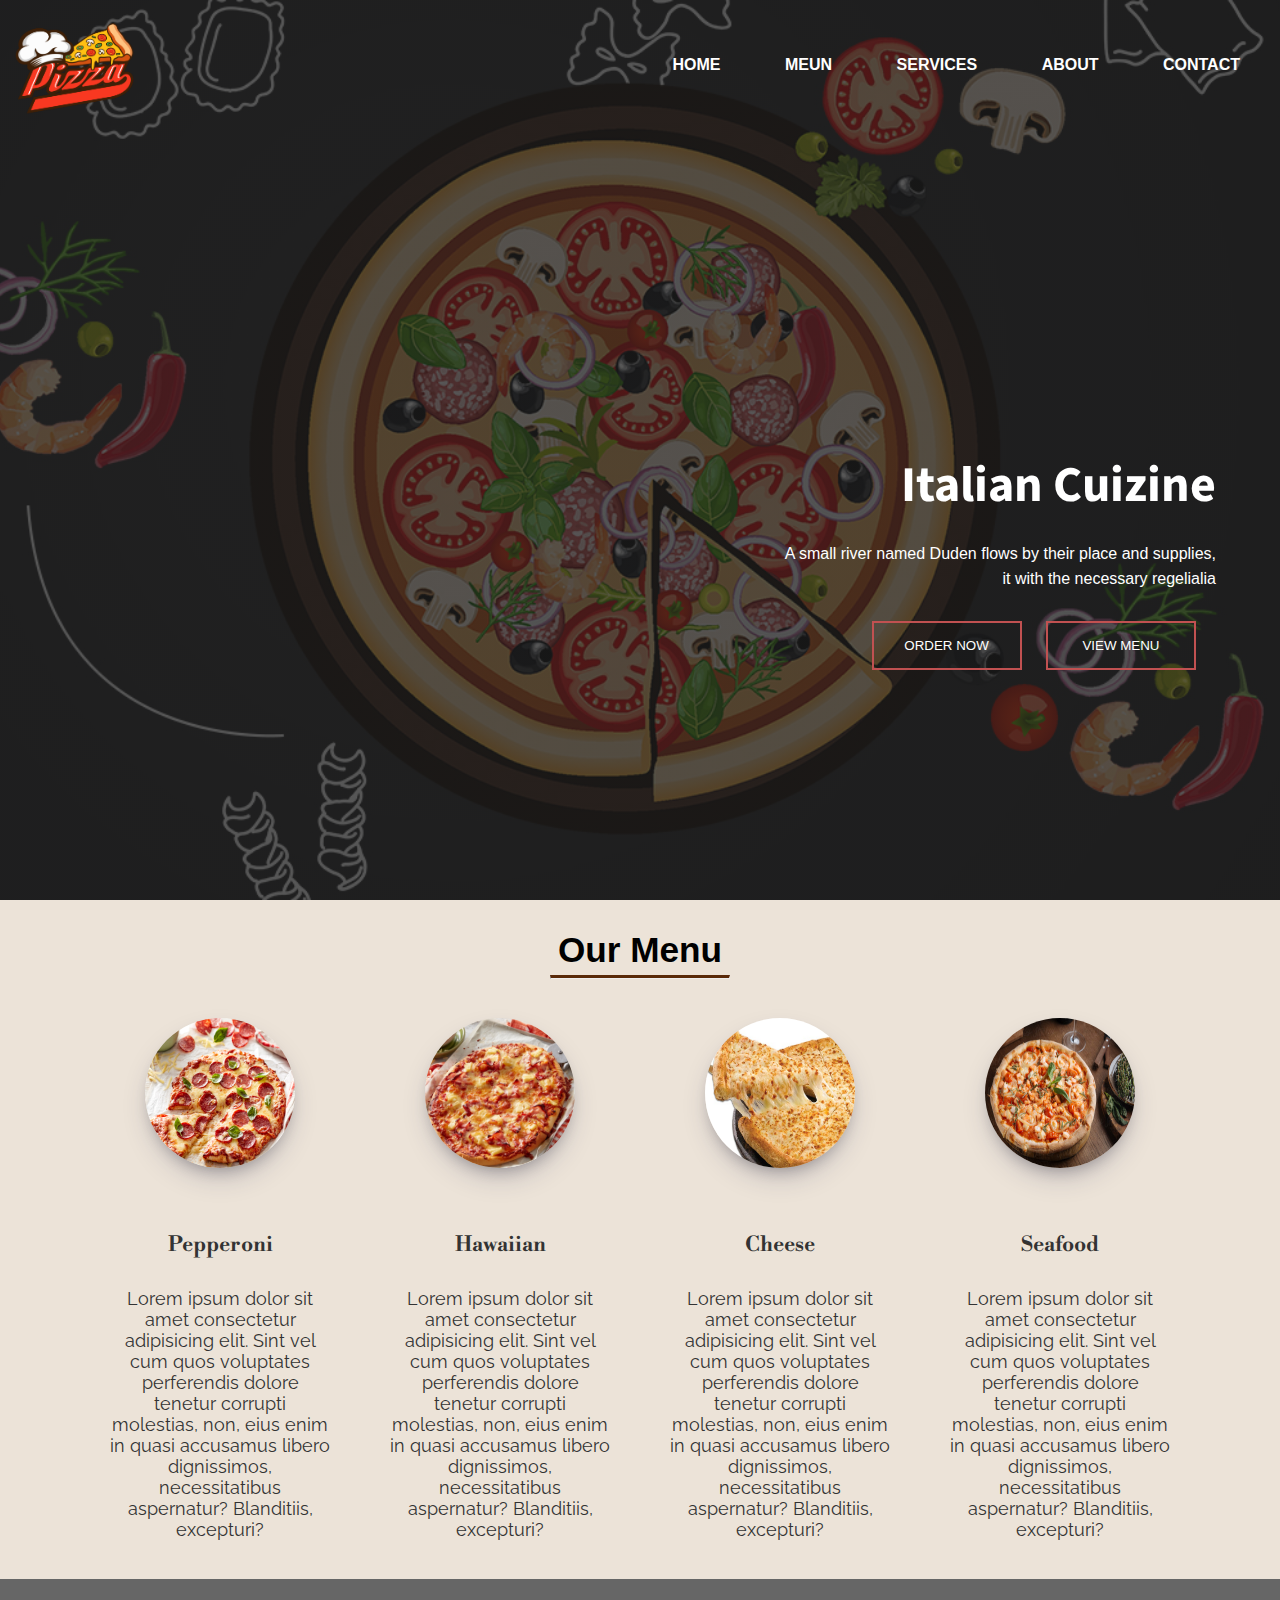
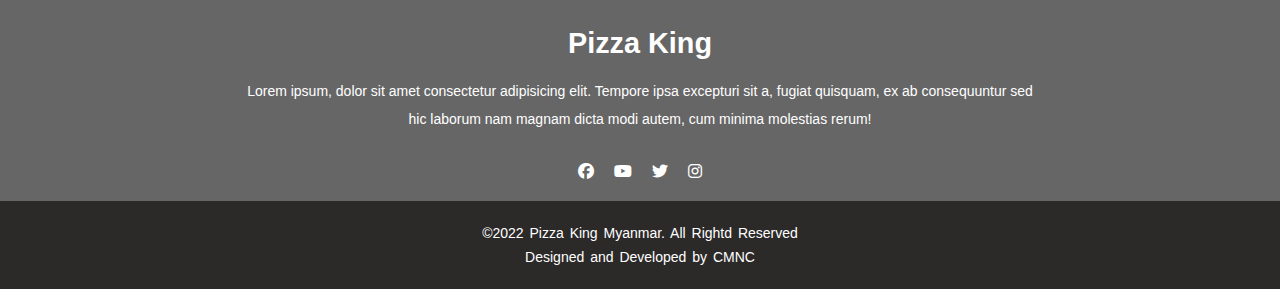
<file: index.html>
<!DOCTYPE html>
<html lang="en">
<head>
    <meta charset="UTF-8">
    <meta http-equiv="X-UA-Compatible" content="IE=edge">
    <meta name="viewport" content="width=device-width, initial-scale=1.0">
    <title>Pizza King</title>
    <link rel="shortcut icon" href="images/pizza.logo.png">
    <link rel="stylesheet" href="style.css">
    <link rel="stylesheet" href="https://cdnjs.cloudflare.com/ajax/libs/font-awesome/6.1.1/css/all.min.css">
    <link rel="preconnect" href="https://fonts.googleapis.com">
    <link rel="preconnect" href="https://fonts.gstatic.com" crossorigin>
    <link href="https://fonts.googleapis.com/css2?family=Libre+Bodoni&display=swap" rel="stylesheet">
    <link rel="preconnect" href="https://fonts.googleapis.com">
    <link rel="preconnect" href="https://fonts.gstatic.com" crossorigin>
    <link href="https://fonts.googleapis.com/css2?family=Raleway&display=swap" rel="stylesheet">
    <link href="https://fonts.googleapis.com/css2?family=Source+Sans+Pro:ital,wght@1,700&display=swap" rel="stylesheet">
</head>
<body>
<!--Header Section-->
<div class="header">
    <div class="navbar">
        <img src="images/pizza.logo.png" alt="" width="130px" height="130px">
        <ul>
            <li><a href="index.html">Home</a></li>
            <li><a href="#">Meun</a></li>
            <li><a href="#">Services</a></li>
            <li><a href="about.html" target="_blank">About</a></li>
            <li><a href="#">Contact</a></li>
        </ul>

    </div>

    <div class="content">
        <h1>Italian Cuizine</h1>

        <p>A small river named Duden flows by their place and supplies, <br>it with the necessary regelialia</p>

        <button class="button">ORDER NOW</button>

        <button class="button">VIEW MENU</button>
    </div>

</div>

<!--Content-->
<div class="main-content">
    <h1>Our Menu</h1><hr>

<div class="content-section">
    <div class="col">
        <img src="images/pepperoni.png" alt="pepperoni-pizza" class="pic">
        <h3>Pepperoni</h3>
        <p>Lorem ipsum dolor sit amet consectetur adipisicing elit. Sint vel cum quos voluptates perferendis dolore tenetur corrupti molestias, non, eius enim in 
           quasi accusamus libero dignissimos, necessitatibus aspernatur? Blanditiis, excepturi?</p>
    </div>
    <div class="col">
        <img src="images/hawaiian.png" alt="hawaiian-pizza" class="pic">
        <h3>Hawaiian</h3>
        <p>Lorem ipsum dolor sit amet consectetur adipisicing elit. Sint vel cum quos voluptates perferendis dolore tenetur corrupti molestias, non, eius enim in 
           quasi accusamus libero dignissimos, necessitatibus aspernatur? Blanditiis, excepturi?</p>
    </div>
    <div class="col">
        <img src="images/cheese.png" alt="cheese-pizza" class="pic">
        <h3>Cheese</h3>
        <p>Lorem ipsum dolor sit amet consectetur adipisicing elit. Sint vel cum quos voluptates perferendis dolore tenetur corrupti molestias, non, eius enim in 
           quasi accusamus libero dignissimos, necessitatibus aspernatur? Blanditiis, excepturi?</p>
    </div>
    <div class="col">
        <img src="images/seafood.png" alt="seafood-pizza" class="pic">
        <h3>Seafood</h3>
        <p>Lorem ipsum dolor sit amet consectetur adipisicing elit. Sint vel cum quos voluptates perferendis dolore tenetur corrupti molestias, non, eius enim in 
           quasi accusamus libero dignissimos, necessitatibus aspernatur? Blanditiis, excepturi?</p>
    </div>
</div>
</div>

<!--Footer-->
<div class="footer">
<div class="footer-content">
    <h3>Pizza King</h3>
    <p>Lorem ipsum, dolor sit amet consectetur adipisicing elit. Tempore ipsa excepturi sit a, fugiat quisquam, ex ab consequuntur sed hic laborum nam magnam 
        dicta modi autem, cum minima molestias rerum!</p>
    <ul class="social-links">
        <li><a href="#"><i class="fa-brands fa-facebook"></i></a></li>
        <li><a href="#"><i class="fa-brands fa-youtube"></i></a></li>
        <li><a href="#"><i class="fa-brands fa-twitter"></i></a></li>
        <li><a href="#"><i class="fa-brands fa-instagram"></i></a></li>
    </ul>
</div>
</div>
<div class="footer-bottom">
<p>&copy;2022 Pizza King Myanmar. All Rightd Reserved <br>Designed and Developed by <spam>CMNC</spam></p>
</div>
</body>
</html>
</file>
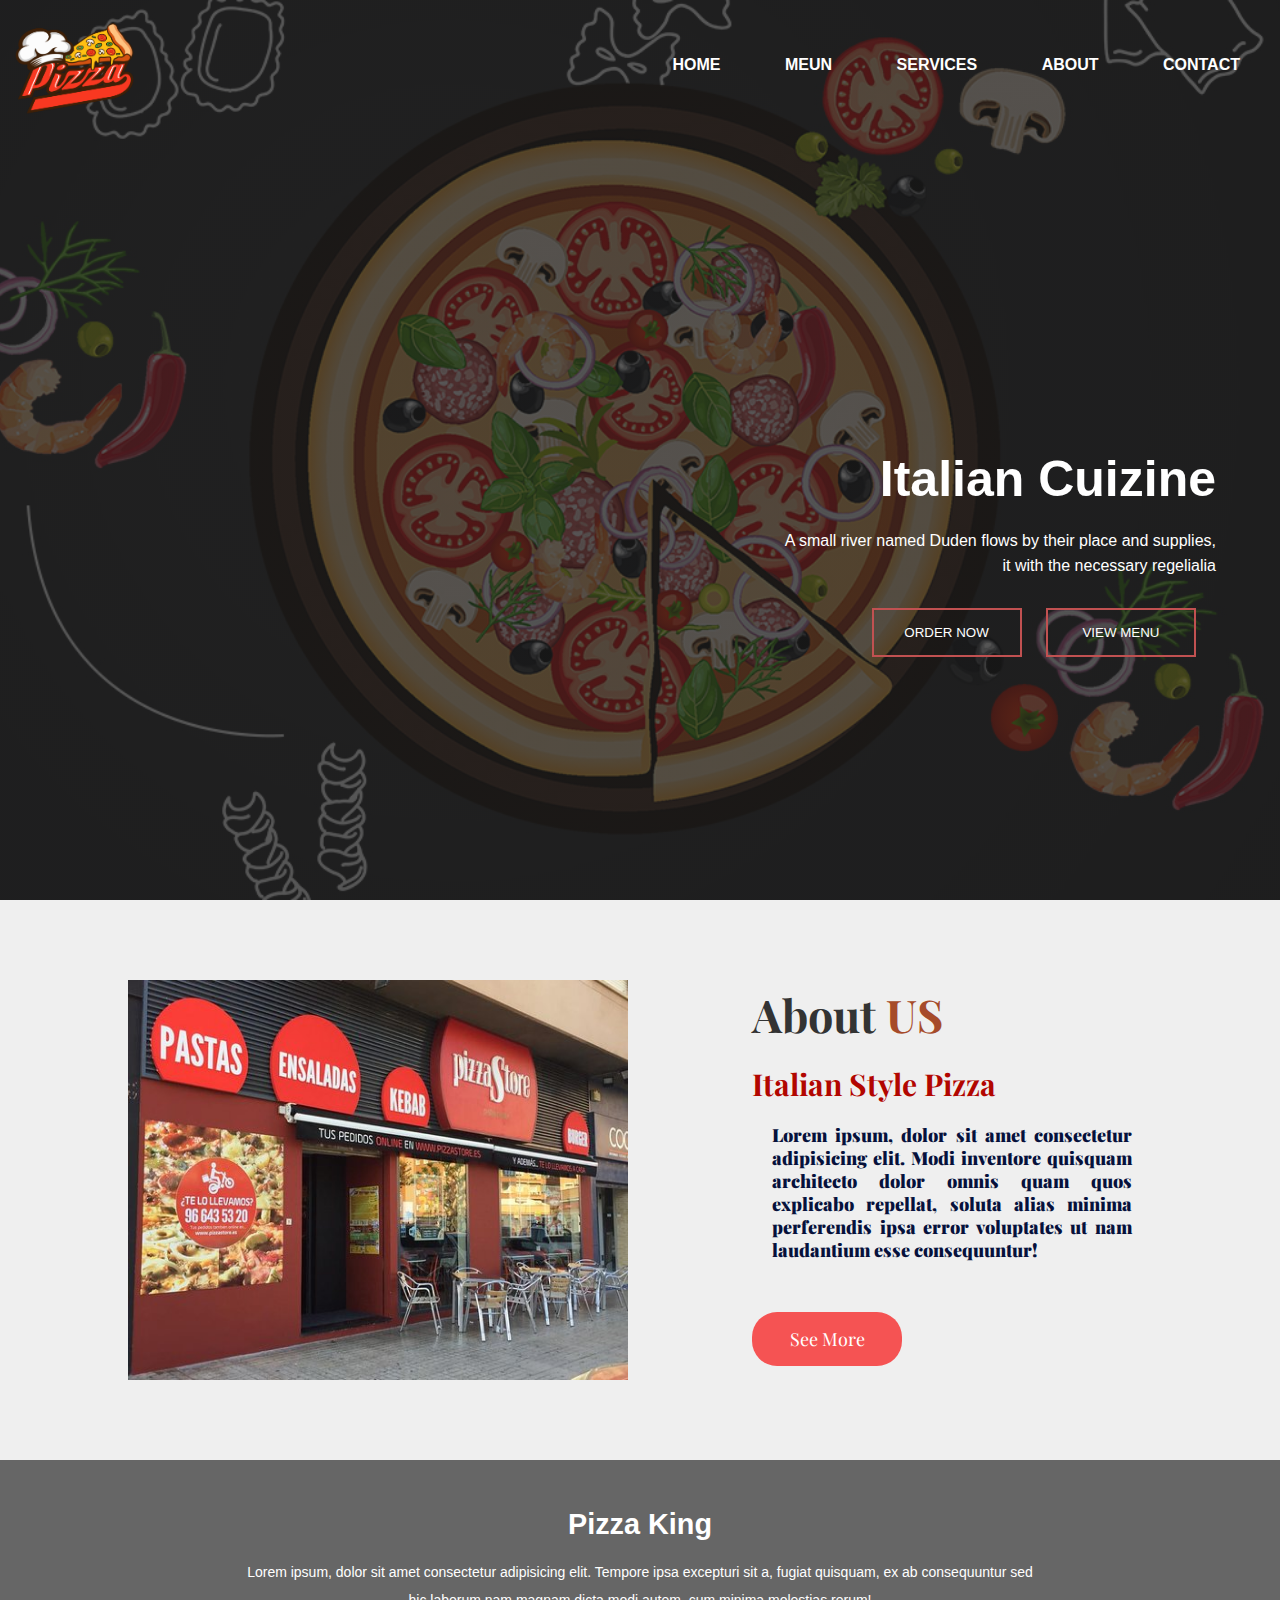
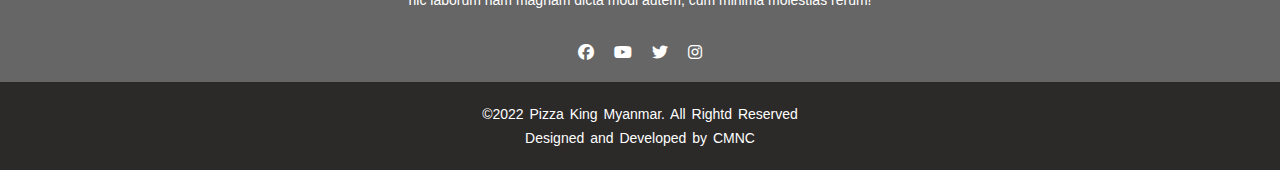
<file: about.html>
<!DOCTYPE html>
<html lang="en">
<head>
    <meta charset="UTF-8">
    <meta http-equiv="X-UA-Compatible" content="IE=edge">
    <meta name="viewport" content="width=device-width, initial-scale=1.0">
    <title>About Us</title>
    <link rel="stylesheet" href="style.css">
    <link rel="stylesheet" href="https://cdnjs.cloudflare.com/ajax/libs/font-awesome/6.1.1/css/all.min.css">
    <link rel="shortcut icon" href="images/pizza.logo.png">
    <link rel="preconnect" href="https://fonts.googleapis.com">
    <link rel="preconnect" href="https://fonts.gstatic.com" crossorigin>
    <link href="https://fonts.googleapis.com/css2?family=Playfair+Display&display=swap" rel="stylesheet">
    <link rel="preconnect" href="https://fonts.googleapis.com">
    <link rel="preconnect" href="https://fonts.gstatic.com" crossorigin>
    <link href="https://fonts.googleapis.com/css2?family=Playfair+Display:ital@1&display=swap" rel="stylesheet">
</head>
<body>
    <!--Header Section-->
<div class="header">
    <div class="navbar">
        <img src="images/pizza.logo.png" alt="" width="130px" height="130px">
        <ul>
            <li><a href="index.html">Home</a></li>
            <li><a href="#">Meun</a></li>
            <li><a href="#">Services</a></li>
            <li><a href="about.html">About</a></li>
            <li><a href="#">Contact</a></li>
        </ul>

    </div>

    <div class="content">
        <h1>Italian Cuizine</h1>

        <p>A small river named Duden flows by their place and supplies, <br>it with the necessary regelialia</p>

        <button class="button">ORDER NOW</button>

        <button class="button">VIEW MENU</button>
    </div>

</div>

    <!--About Us Section-->
    <div class="about">
        <div class="about-content">
            <img src="images/about.jpg" alt="">
            <div class="about-text">
                <h1>About <span>Us</span> </h1>
                <h4>Italian Style Pizza</h4>
                <p>
                    Lorem ipsum, dolor sit amet consectetur adipisicing elit. Modi inventore quisquam architecto dolor omnis quam quos explicabo repellat, soluta alias minima perferendis ipsa error voluptates ut nam laudantium esse consequuntur!
                </p>
                <button type="button">See More</button>
            </div>
        </div>
    </div>
    
    <!--Footer-->
<div class="footer">
    <div class="footer-content">
        <h3>Pizza King</h3>
        <p>Lorem ipsum, dolor sit amet consectetur adipisicing elit. Tempore ipsa excepturi sit a, fugiat quisquam, ex ab consequuntur sed hic laborum nam magnam 
            dicta modi autem, cum minima molestias rerum!</p>
        <ul class="social-links">
            <li><a href="#"><i class="fa-brands fa-facebook"></i></a></li>
            <li><a href="#"><i class="fa-brands fa-youtube"></i></a></li>
            <li><a href="#"><i class="fa-brands fa-twitter"></i></a></li>
            <li><a href="#"><i class="fa-brands fa-instagram"></i></a></li>
        </ul>
    </div>
    </div>
    <div class="footer-bottom">
    <p>&copy;2022 Pizza King Myanmar. All Rightd Reserved <br>Designed and Developed by <spam>CMNC</spam></p>
    </div>
    </body>
    </html>
</body>
</html>
</file>
<file: style.css>
*{
    margin: 0;
    padding: 0;
    font-family: sans-serif;
    box-sizing: border-box;
}

/*--------Header style--------*/

.header{
    width: 100%;
    height: 100vh;
    background-image:linear-gradient(rgba(30,30,30,0.75),rgba(30,30,30,0.75)), url(images/pizza.png);
    background-size: cover;
    background-position: center;
}
.navbar{
    width: 100%;
    padding: 0 10px;
    display: flex;
    justify-content: space-between;
    align-items: center;
}
.navbar ul li{
    list-style: none;
    display: inline-block;
    margin: 0 30px;
}
.navbar ul li a{
    text-decoration: none;
    color: #fff;
    text-transform: uppercase;
    font-weight: bold;
}
.navbar ul li a:hover{
    background-color: #ca6702;
    padding: 20px;
    width: 150px;
    border-radius: 5px;
    box-shadow: 10px 10px 5px 0px rgba(0,0,0,0.75);
    -webkit-box-shadow: 10px 10px 5px 0px rgba(0,0,0,0.75);
    -moz-box-shadow: 10px 10px 5px 0px rgba(0,0,0,0.75);
}
.content{
    color: #fff;
    position: absolute;
    top: 50%;
    right: 5%;
    text-align: right;

}
.content h1{
    font-size: 50px;
    font-family: 'Source Sans Pro', sans-serif;
}
.content p{
    margin: 20px auto;
    font-size: 16px;
    font-weight: 100;
    line-height: 25px;
}
button{
    width: 150px;
    padding: 15px 0;
    border: 2px solid rgb(193, 81, 81);
    background: transparent;
    color: #fff;
    margin: 10px 20px 10px 0;
}
button:hover{ 
    background-color: rgb(193, 81, 81);
    box-shadow: -1px 2px 10px 1px rgb(236, 232, 232,0.75);
}

/*---Content---*/

.main-content{
    width: 100%;
    background-color: rgb(236, 227, 216);
}
.main-content h1{
    text-align: center;
    padding: 30px 0 0;
    font-family: 'Gill Sans', 'Gill Sans MT', Calibri, 'Trebuchet MS', sans-serif;
    font-size: 2.2em;
}
.main-content hr{
    width: 14%;
    margin: 5px auto 0;
    border-top: 3px solid rgba(90, 42, 9);
}
.content-section{
    width: 100%;
    height: 600px;
    display: flex;
    padding: 50px 80px;
    justify-content: center;
    align-items: center;
    background-color: rgb(236, 227, 216);
}
.content-section .col{
    text-align: center;
    margin: 0 30px;
}
.pic{
    width: 150px;
    height: 150px;
    border-radius: 100px;
    margin-bottom: 30px;
    box-shadow: rgba(50, 50, 93, 0.25) 0px 13px 27px -5px, rgba(0, 0, 0, 0.3) 0px 8px 16px -8px;
}
.content-section .col h3{
    margin: 30px 0;
    font-family: 'Libre Bodoni', serif;
    font-size: 1.3em;
    color: #333;
}
.content-section .col p{
    font-family: 'Raleway', sans-serif;
    font-size: 18px;
    line-height: 21px;
    color: #333;
}

/*---footer style----*/

.footer{
    width: 100%;
    background: #666;
    color: #fff;
    padding: 40px 0 0;
}
.footer-content{
    display: flex;
    justify-content: center;
    align-items: center;
    flex-direction: column;
    text-align: center;
}
.footer-content h3{
    font-size: 1.8rem;
    font-weight: 600;
    text-transform: capitalize;
    line-height: 3rem;
}
.footer-content p{
    font-size: 14px;
    line-height: 28px;
    max-width: 800px;
    margin: 10px auto;
}
.social-links{
    list-style: none;
    display: flex;
    justify-content: center;
    align-items: center;
    margin: 20px 0;
}
.social-links li{
    margin: 0 10px;
}
.social-links li a{
    text-decoration: none;
    color: #fff;
}
.social-links li a:hover{
    color: aquamarine;
}
.footer-bottom{
    background-color: rgb(44,41,41);
    color: white;
    width: 100vw;
    text-align: center;
    padding: 20px 0;
}
.footer-bottom p{
    font-size: 14px;
    word-spacing: 2px;
    line-height: 1.5rem;
}
.footer-bottom span{
    text-transform: uppercase;
    opacity: .4;
    font-weight: 200;
}

/*--About Us Style--*/
.about{
    width: 100%;
    padding: 80px 0;
    background-color: #efefef;
}
.about-content{
    width: 80%;
    margin: 0 auto;
    display: flex;
    justify-content: space-between;
    align-items: center;
}
.about-content img{
    width: 500px;
    height: 400px;
}
.about-text{
    width: 400px;
}
.about-text h1{
    font-family: 'Playfair Display', serif;
    color: #333;
    font-size: 45px;
    margin-bottom: 20px;
}
.about-text h1 span{
    color: #A64B2A;
    font-family: 'Playfair Display', serif;
    text-transform: uppercase;
}
.about-text h4{
    font-size: 30px;
    text-transform: capitalize;
    color: #B20600;
    font-family: 'Playfair Display', serif;
}
.about-text p{
    line-height: 23px;
    text-align: justify;
    color: #06113C;
    margin-bottom: 20px;
    font-family: 'Playfair Display', serif;
    font-weight: 900;
    padding: 20px;
    font-size: 18px;
}
.about-text button{
    background-color: #F55353;
    color: #fff;
    font-size: 18px;
    border-radius: 25px;
    border: none;
    padding: 15px;
    font-family: 'Playfair Display', serif;
}
.about-text button:hover{
    background-color: #FFA8A8;
    color: #000;
    font-family: 'Playfair Display', serif;
    font-weight: 900;
    box-shadow: 2px 2px 66px -3px rgba(0,0,0,0.66);
    -webkit-box-shadow: 2px 2px 66px -3px rgba(0,0,0,0.66);
    -moz-box-shadow: 2px 2px 66px -3px rgba(0,0,0,0.66);
}
</file>
